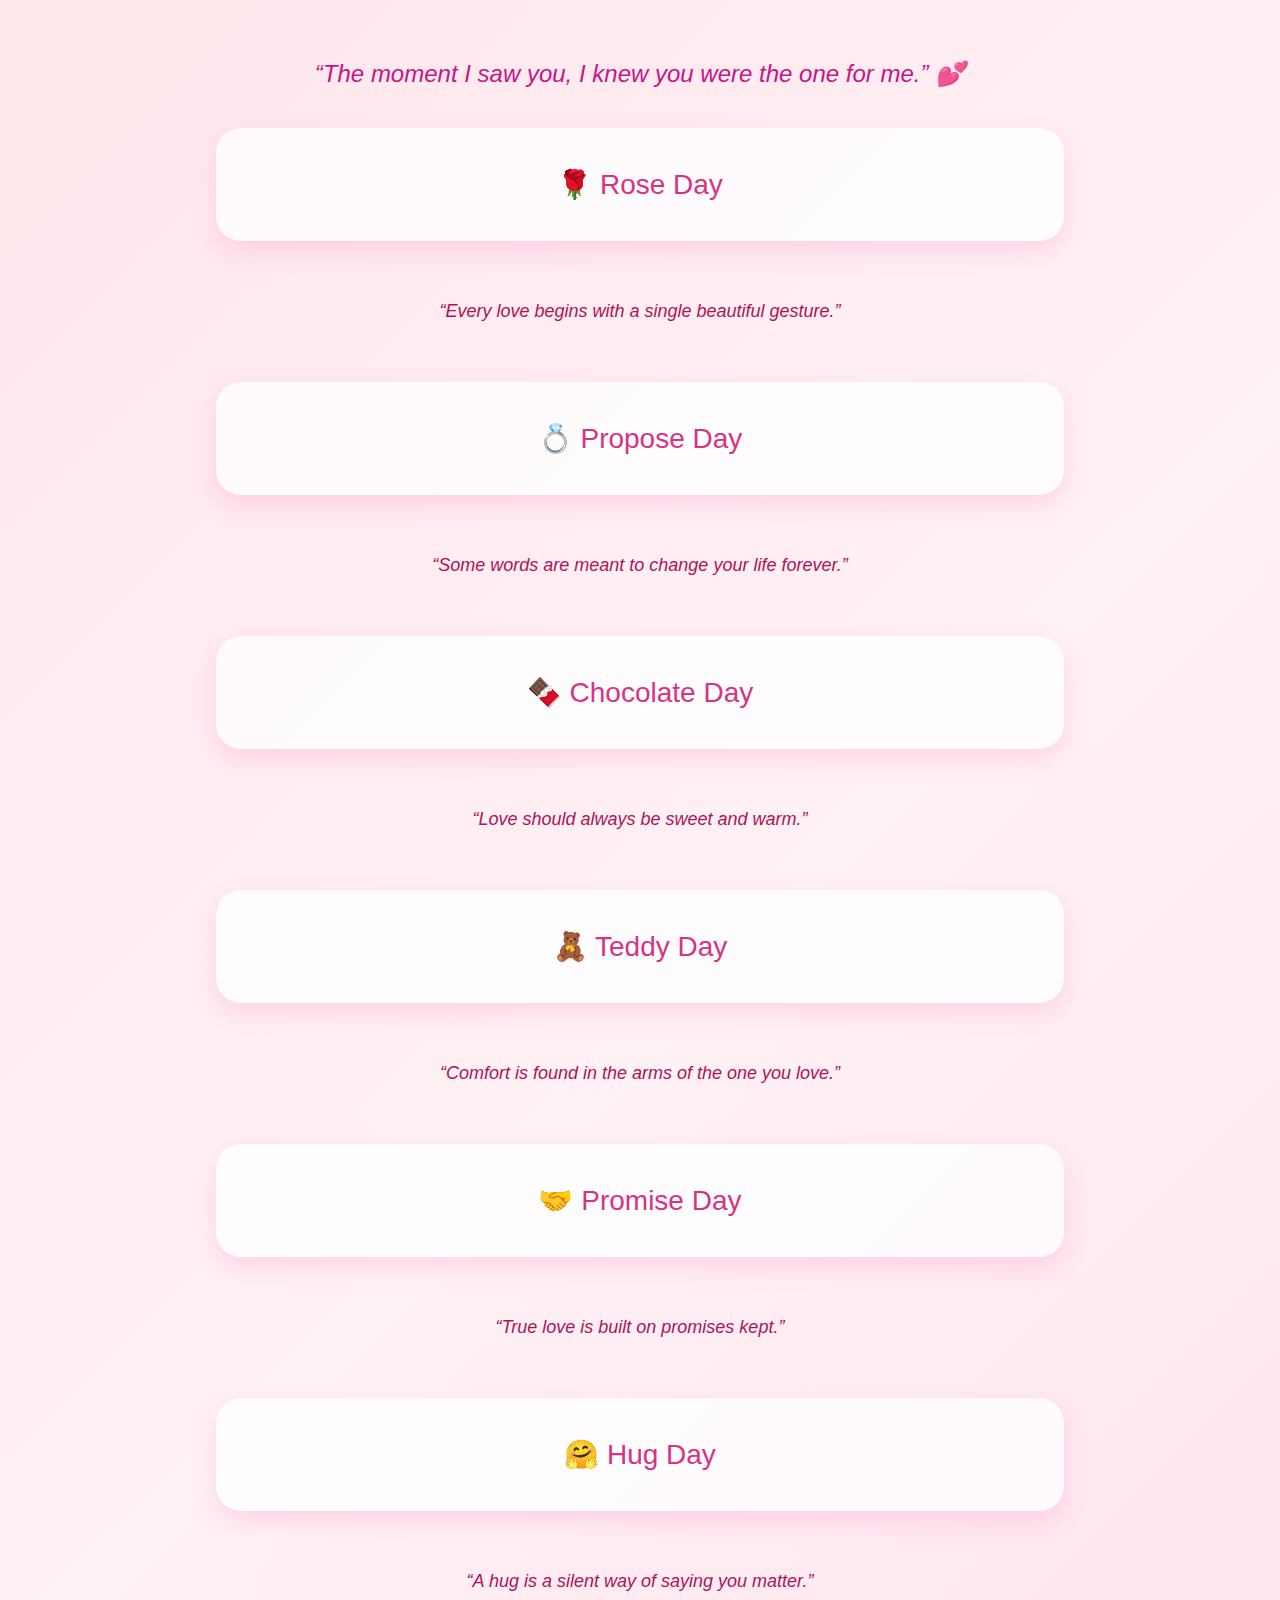
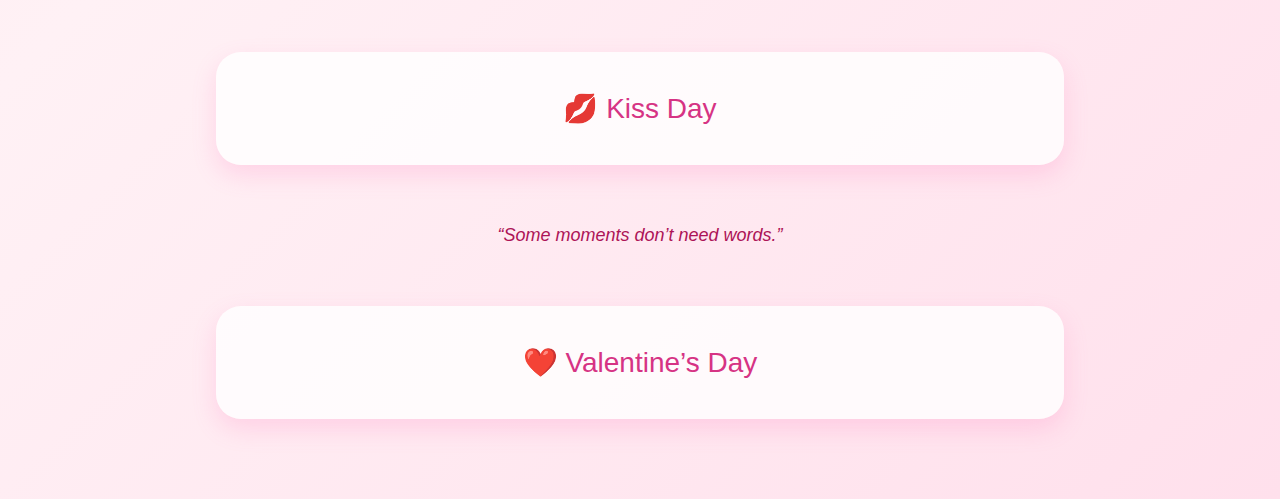
<file: index.html>
<!DOCTYPE html>
<html>
<head>
    <title>Valentine Week 💖</title>
    <link rel="stylesheet" href="style.css">
</head>
<body>

<div class="top-quote">
    “The moment I saw you, I knew you were the one for me.” 💕
</div>

<div class="scroll-container">

    <a href="rose.html" class="big-box">🌹 Rose Day</a>
    <div class="mid-quote">“Every love begins with a single beautiful gesture.”</div>

    <a href="propose.html" class="big-box">💍 Propose Day</a>
    <div class="mid-quote">“Some words are meant to change your life forever.”</div>

    <a href="chocolate.html" class="big-box">🍫 Chocolate Day</a>
    <div class="mid-quote">“Love should always be sweet and warm.”</div>

    <a href="teddy.html" class="big-box">🧸 Teddy Day</a>
    <div class="mid-quote">“Comfort is found in the arms of the one you love.”</div>

    <a href="promise.html" class="big-box">🤝 Promise Day</a>
    <div class="mid-quote">“True love is built on promises kept.”</div>

    <a href="hug.html" class="big-box">🤗 Hug Day</a>
    <div class="mid-quote">“A hug is a silent way of saying you matter.”</div>

    <a href="kiss.html" class="big-box">💋 Kiss Day</a>
    <div class="mid-quote">“Some moments don’t need words.”</div>

    <a href="valentine.html" class="big-box">❤️ Valentine’s Day</a>

</div>

<!-- First-time redirect script -->
<script>
    // Only redirect on first visit during this session
    if (!sessionStorage.getItem("visited")) {
        sessionStorage.setItem("visited", "true");
        // Redirect to love.html after 1 second
        setTimeout(() => {
            window.location.href = "love.html";
        }, 1000);
    }
</script>

</body>
</html>
</file>
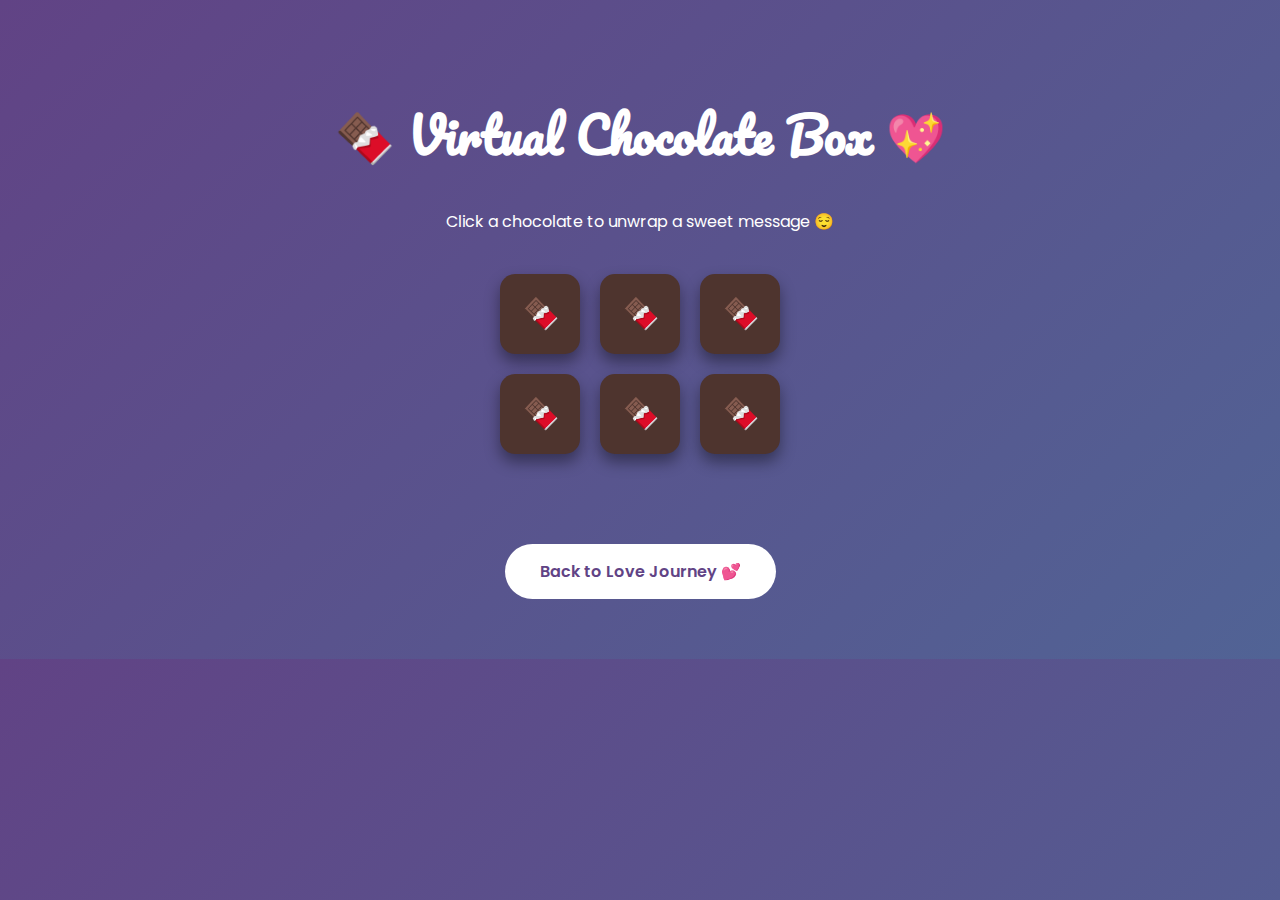
<file: chocolate.html>
<!DOCTYPE html>
<html>
<head>
<title>🍫 Chocolate Day</title>

<link href="https://fonts.googleapis.com/css2?family=Pacifico&family=Poppins:wght@400;600&display=swap" rel="stylesheet">

<style>
body {
    margin: 0;
    font-family: 'Poppins', sans-serif;
    background: linear-gradient(135deg, #614385, #516395);
    text-align: center;
    padding: 60px 20px;
    color: white;
}

h1 {
    font-family: 'Pacifico', cursive;
    font-size: 48px;
}

.choco-box {
    display: grid;
    grid-template-columns: repeat(3, 80px);
    gap: 20px;
    justify-content: center;
    margin-top: 40px;
}

.chocolate {
    width: 80px;
    height: 80px;
    background: #4e342e;
    border-radius: 15px;
    cursor: pointer;
    box-shadow: 0 8px 15px rgba(0,0,0,0.4);
    transition: 0.3s;
    display: flex;
    align-items: center;
    justify-content: center;
    font-size: 30px;
}

.chocolate:hover {
    transform: scale(1.2);
}

#message {
    margin-top: 40px;
    font-size: 20px;
    max-width: 600px;
    margin-left: auto;
    margin-right: auto;
}

a {
    display: inline-block;
    margin-top: 50px;
    padding: 15px 35px;
    background: white;
    color: #614385;
    border-radius: 30px;
    text-decoration: none;
    font-weight: 600;
}
</style>

</head>
<body>

<h1>🍫 Virtual Chocolate Box 💖</h1>

<p>Click a chocolate to unwrap a sweet message 😌</p>

<div class="choco-box">
    <div class="chocolate" onclick="showMessage(1)">🍫</div>
    <div class="chocolate" onclick="showMessage(2)">🍫</div>
    <div class="chocolate" onclick="showMessage(3)">🍫</div>
    <div class="chocolate" onclick="showMessage(4)">🍫</div>
    <div class="chocolate" onclick="showMessage(5)">🍫</div>
    <div class="chocolate" onclick="showMessage(6)">🍫</div>
</div>

<div id="message"></div>

<a href="index.html">Back to Love Journey 💕</a>

<script>
function showMessage(num) {
    let messages = {
        1: "You make my life sweeter every single day. 💕",
        2: "One chocolate for every time you made me smile. 😊",
        3: "This one melts… just like my heart for you. 😌",
        4: "Extra sweet — just like you. 🍫✨",
        5: "Even chocolates are jealous of how sweet you are. 😏",
        6: "No matter how sweet chocolate is… you're sweeter. 💖.. Adjust with the virtual chocolate..real dhi istha le nuv teeskuntava???"
    };

    document.getElementById("message").innerHTML = messages[num];
}
</script>

</body>
</html>
</file>
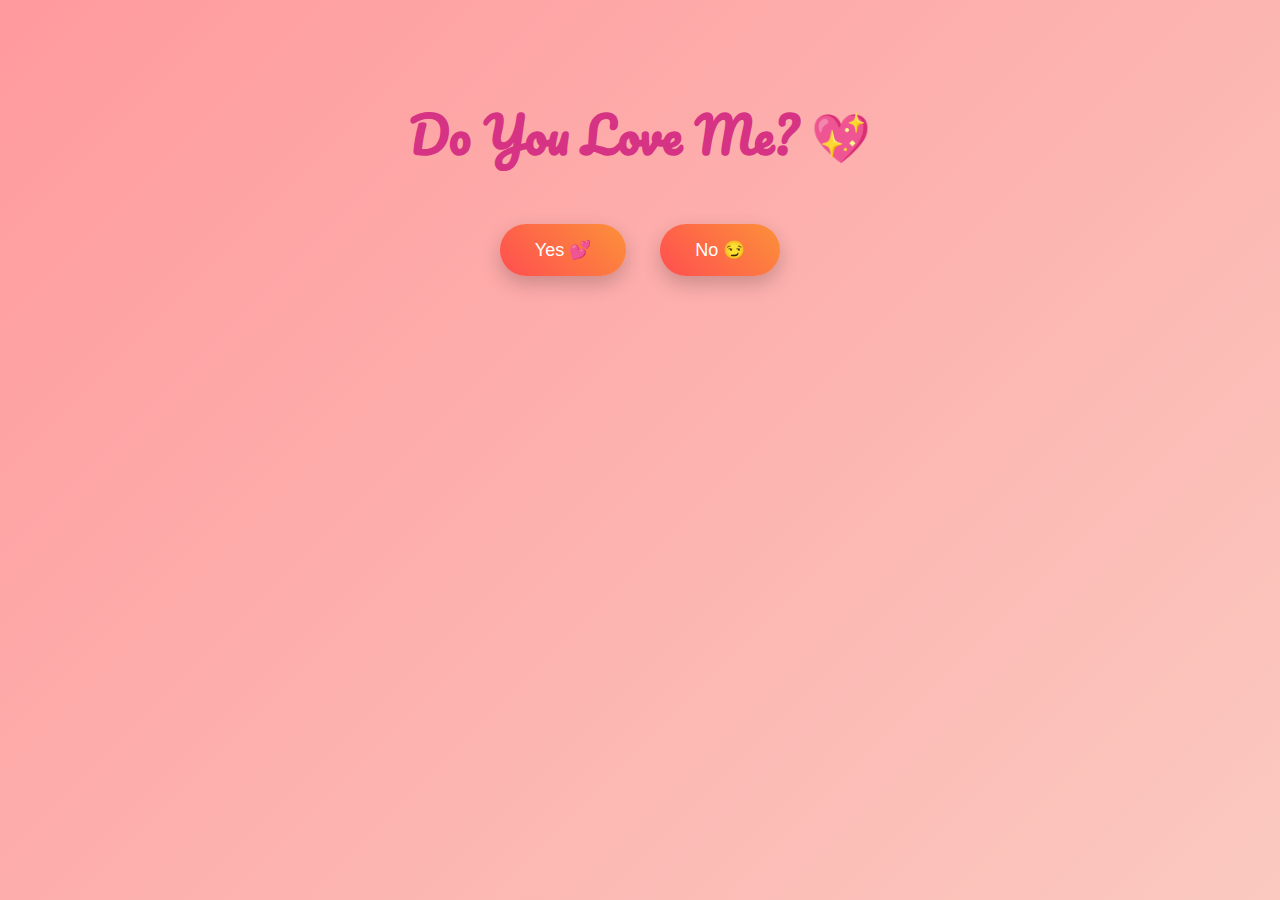
<file: ending.html>
<!DOCTYPE html>
<html>
<head>
<title>Final Surprise 💖</title>

<link href="https://fonts.googleapis.com/css2?family=Pacifico&family=Poppins:wght@400;600&display=swap" rel="stylesheet">

<style>
body {
    margin: 0;
    font-family: 'Poppins', sans-serif;
    background: linear-gradient(135deg, #ff9a9e, #fad0c4, #fbc2eb);
    background-size: 300% 300%;
    animation: gradientMove 8s infinite alternate;
    text-align: center;
    padding: 60px 20px;
    color: #6a0572;
    overflow-x: hidden;
}

@keyframes gradientMove {
    0% { background-position: left; }
    100% { background-position: right; }
}

h1 {
    font-family: 'Pacifico', cursive;
    font-size: 48px;
    color: #d63384;
}

button {
    padding: 15px 35px;
    margin: 15px;
    border: none;
    border-radius: 40px;
    font-size: 18px;
    cursor: pointer;
    background: linear-gradient(45deg, #ff4e50, #fc913a);
    color: white;
    transition: 0.4s;
    box-shadow: 0 8px 20px rgba(0,0,0,0.2);
}

button:hover {
    transform: scale(1.15);
    box-shadow: 0 12px 25px rgba(0,0,0,0.3);
}

#message {
    margin-top: 30px;
    font-size: 20px;
    font-weight: 600;
}

.hidden {
    display: none;
}

.big-final {
    font-family: 'Pacifico', cursive;
    font-size: 60px;
    margin-top: 60px;
    color: #ff006e;
}

.final-text {
    font-size: 22px;
    margin-top: 30px;
    line-height: 1.8;
}
</style>

</head>
<body>

<h1>Do You Love Me? 💖</h1>

<div id="buttons">
    <button onclick="yesClicked()">Yes 💕</button>
    <button onclick="noClicked()">No 😏</button>
</div>

<div id="message"></div>

<div id="siSection" class="hidden">
    <button onclick="siClicked()">SI (😢) </button>
</div>

<div id="finalSection" class="hidden">

    <h2 style="font-family:'Pacifico', cursive;">Hahaha… chusava… emoji okate sad..😌</h2>
    <p>I made you say YES in Spanish 😜💖</p>

    <!-- Cute Smile GIF (Giphy Embed) -->
    <div style="margin-top:20px;">
        <iframe src="https://giphy.com/embed/MDJ9IbxxvDUQM"
        width="200" height="200"
        frameBorder="0"
        allowFullScreen></iframe>
    </div>

    <div class="big-final">
        HAPPY VALENTINE'S DAY ❤️
    </div>

    <div class="final-text">
        I love you more than words can ever explain. 💕  
        You are my comfort, my happiness, my favorite notification.  
        No matter what happens… I will always choose you..<3

    </div>

</div>

<script>
let noCount = 0;

function yesClicked() {
    document.getElementById("buttons").style.display = "none";
    document.getElementById("finalSection").classList.remove("hidden");
}

function noClicked() {
    noCount++;

    if (noCount === 1) {
        document.getElementById("message").innerHTML =
            "Oh nooo 😢💔 Think again...<br><br>" +
            `<iframe src="https://giphy.com/embed/ROF8OQvDmxytW"
            width="200" height="200"
            frameBorder="0"
            allowFullScreen></iframe>`;
    } else {
        document.getElementById("buttons").style.display = "none";
        document.getElementById("message").innerHTML = "";
        document.getElementById("siSection").classList.remove("hidden");
    }
}

function siClicked() {
    document.getElementById("siSection").style.display = "none";
    document.getElementById("finalSection").classList.remove("hidden");
    window.scrollTo({ top: document.body.scrollHeight, behavior: "smooth" });
}
</script>

</body>
</html>
</file>
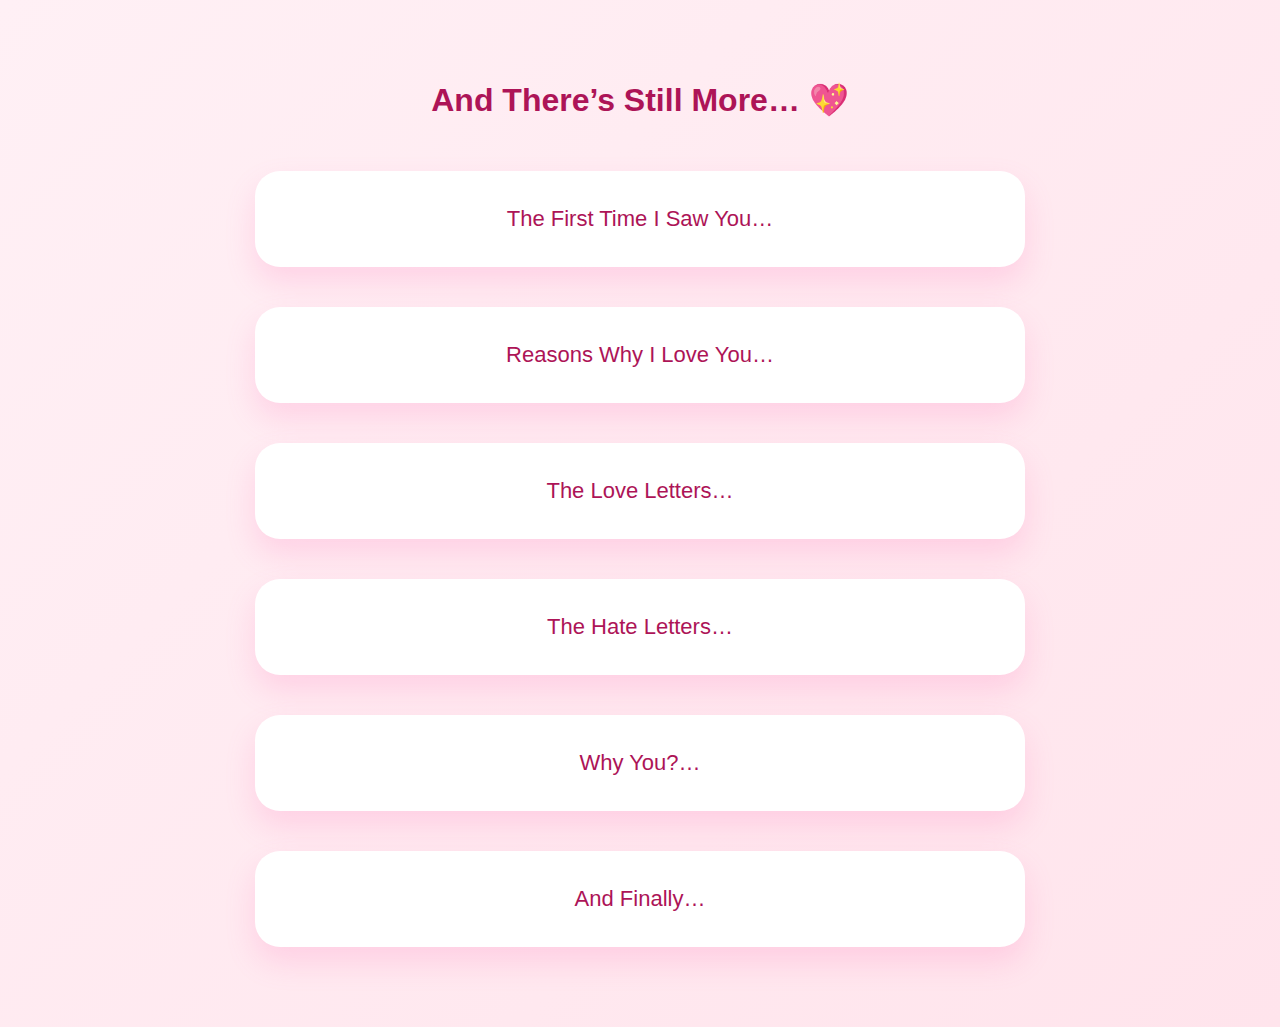
<file: final.html>
<!DOCTYPE html>
<html>
<head>
<title>Our Story Continues 💕</title>

<style>
body {
    margin: 0;
    font-family: 'Segoe UI', sans-serif;
    background: linear-gradient(135deg, #fff0f5, #ffe4ec);
    text-align: center;
    color: #ad1457;
}

h1 {
    padding: 60px 20px 30px;
}

.container {
    display: flex;
    flex-direction: column;
    align-items: center;
    gap: 40px;
    padding-bottom: 80px;
}

/* Button Boxes */
.box {
    width: 65%;
    max-width: 700px;
    padding: 35px;
    background: white;
    border-radius: 25px;
    font-size: 22px;
    box-shadow: 0 15px 30px rgba(255,105,180,0.2);
    transition: 0.4s;
    cursor: pointer;
    text-decoration: none;
    color: #ad1457;
    display: block;
}

.box:hover {
    transform: translateY(-8px);
    background: #fff0f6;
}
</style>
</head>

<body>

<h1>And There’s Still More… 💖</h1>

<div class="container">

    <a href="first.html" class="box">The First Time I Saw You…</a>

    <a href="reasons.html" class="box">Reasons Why I Love You…</a>

    <a href="loveletters.html" class="box">The Love Letters…</a>

    <a href="hateletters.html" class="box">The Hate Letters…</a>

    <a href="whyyou.html" class="box">Why You?…</a>

    <a href="ending.html" class="box">And Finally…</a>

</div>

</body>
</html>
</file>
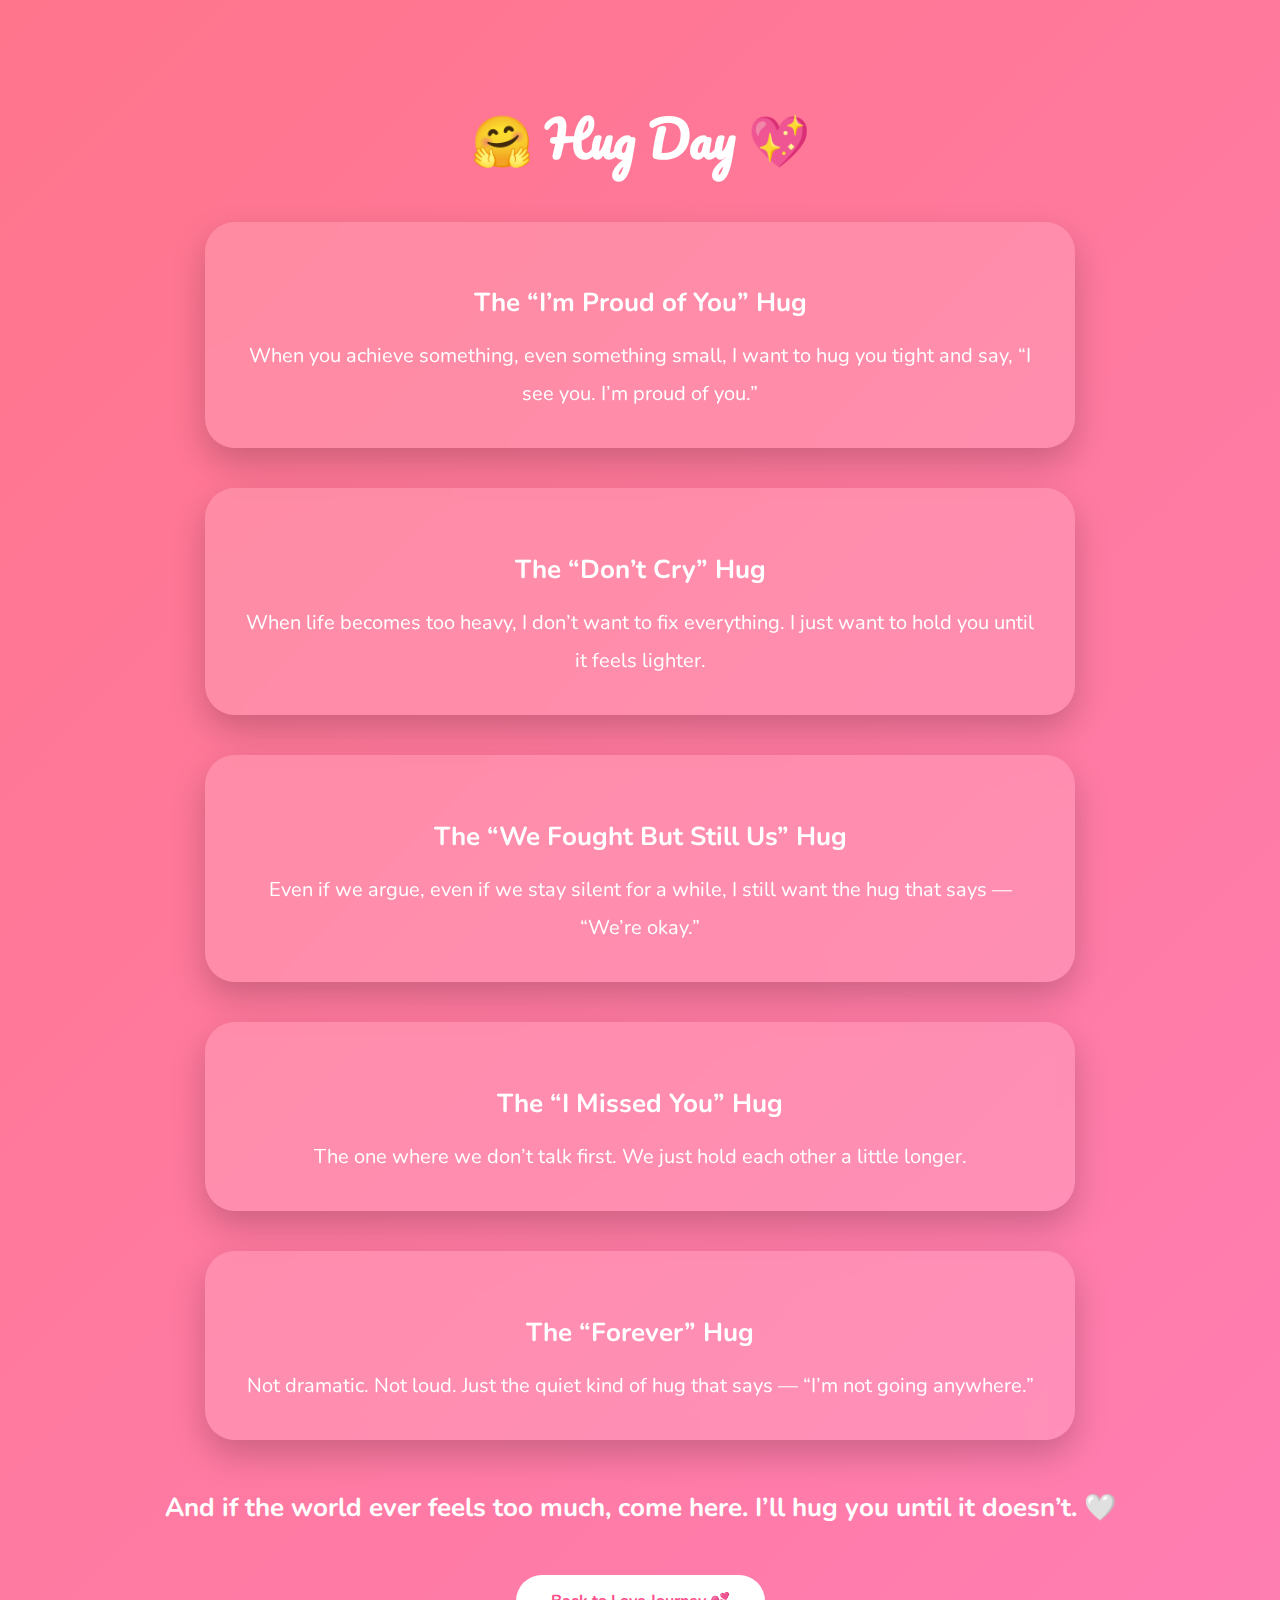
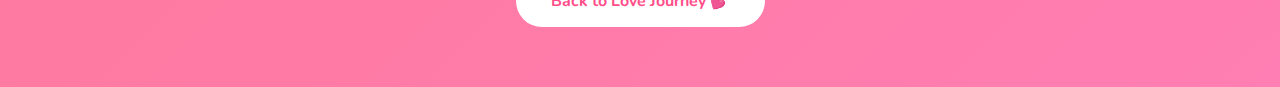
<file: hug.html>
<!DOCTYPE html>
<html>
<head>
<title>🤗 Hug Day</title>

<link href="https://fonts.googleapis.com/css2?family=Pacifico&family=Nunito:wght@400;700&display=swap" rel="stylesheet">

<style>
body {
    margin: 0;
    font-family: 'Nunito', sans-serif;
    background: linear-gradient(135deg, #ff758c, #ff7eb3);
    text-align: center;
    padding: 60px 20px;
    color: white;
}

h1 {
    font-family: 'Pacifico', cursive;
    font-size: 50px;
    margin-bottom: 20px;
}

.section {
    max-width: 800px;
    margin: 40px auto;
    background: rgba(255,255,255,0.15);
    padding: 35px;
    border-radius: 30px;
    backdrop-filter: blur(10px);
    box-shadow: 0 15px 35px rgba(0,0,0,0.2);
    font-size: 20px;
    line-height: 1.9;
}

.section h2 {
    font-size: 26px;
    margin-bottom: 10px;
}

.final {
    margin-top: 50px;
    font-size: 26px;
    font-weight: bold;
}

a {
    display: inline-block;
    margin-top: 50px;
    padding: 15px 35px;
    background: white;
    color: #ff4e8a;
    border-radius: 30px;
    text-decoration: none;
    font-weight: bold;
}
</style>
</head>
<body>

<h1>🤗 Hug Day 💖</h1>

<div class="section">
<h2>The “I’m Proud of You” Hug</h2>
When you achieve something, even something small,
I want to hug you tight and say,
“I see you. I’m proud of you.”
</div>

<div class="section">
<h2>The “Don’t Cry” Hug</h2>
When life becomes too heavy,
I don’t want to fix everything.
I just want to hold you until it feels lighter.
</div>

<div class="section">
<h2>The “We Fought But Still Us” Hug</h2>
Even if we argue,
even if we stay silent for a while,
I still want the hug that says —
“We’re okay.”
</div>

<div class="section">
<h2>The “I Missed You” Hug</h2>
The one where we don’t talk first.
We just hold each other a little longer.
</div>

<div class="section">
<h2>The “Forever” Hug</h2>
Not dramatic.
Not loud.
Just the quiet kind of hug that says —
“I’m not going anywhere.”
</div>

<div class="final">
And if the world ever feels too much,
come here.
I’ll hug you until it doesn’t. 🤍
</div>

<a href="index.html">Back to Love Journey 💕</a>

</body>
</html>
</file>
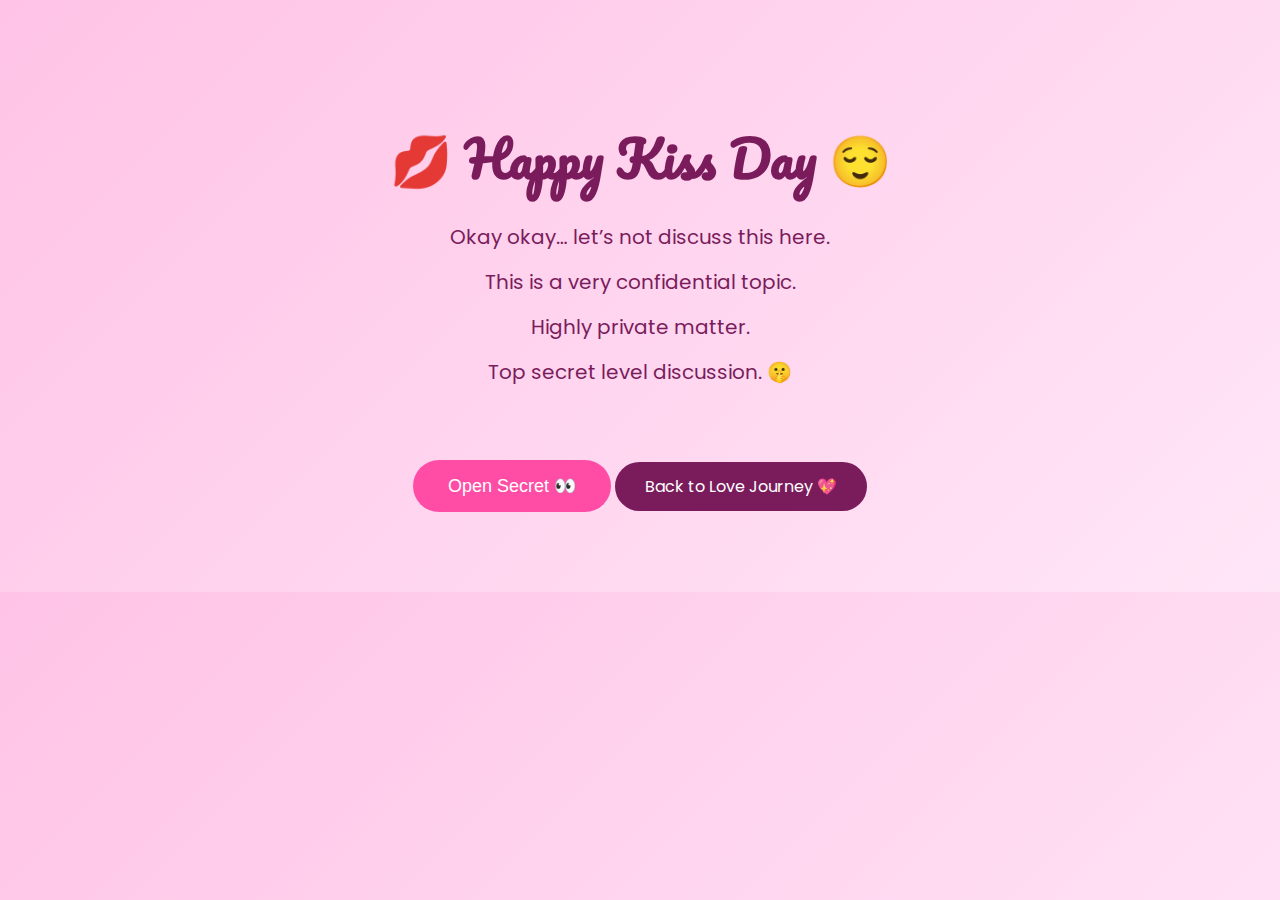
<file: kiss.html>
<!DOCTYPE html>
<html>
<head>
<title>💋 Kiss Day</title>

<link href="https://fonts.googleapis.com/css2?family=Pacifico&family=Poppins:wght@400;600&display=swap" rel="stylesheet">

<style>
body {
    margin: 0;
    font-family: 'Poppins', sans-serif;
    background: linear-gradient(135deg, #ffc3e6, #ffe6f7);
    text-align: center;
    padding: 80px 20px;
    color: #7a1c5c;
}

h1 {
    font-family: 'Pacifico', cursive;
    font-size: 50px;
    margin-bottom: 20px;
}

p {
    font-size: 20px;
    max-width: 700px;
    margin: 15px auto;
}

button {
    margin-top: 40px;
    padding: 15px 35px;
    font-size: 18px;
    border: none;
    border-radius: 30px;
    background: #ff4da6;
    color: white;
    cursor: pointer;
    transition: 0.3s;
}

button:hover {
    background: #e60073;
    transform: scale(1.05);
}

#secret {
    margin-top: 40px;
    font-size: 22px;
    font-weight: 600;
    display: none;
}

a {
    display: inline-block;
    margin-top: 60px;
    padding: 12px 30px;
    background: #7a1c5c;
    color: white;
    border-radius: 25px;
    text-decoration: none;
}
</style>
</head>

<body>

<h1>💋 Happy Kiss Day 😌</h1>

<p>Okay okay… let’s not discuss this here.</p>
<p>This is a very confidential topic.</p>
<p>Highly private matter.</p>
<p>Top secret level discussion. 🤫</p>

<button onclick="showSecret()">Open Secret 👀</button>

<div id="secret">
    <p>Still not here 😌</p>
    <p>Private means private.</p>
    <p>If you want details… let’s talk in private.</p>
    <p>Until then… Happy Kiss Day, wish cheyali kabati lol 💕</p>
    <p>Don’t overthink it. tapadhu skip cheyalanu ga eh day kuda undhi 😭</p>
</div>

<a href="index.html">Back to Love Journey 💖</a>

<script>
function showSecret() {
    document.getElementById("secret").style.display = "block";
}
</script>

</body>
</html>
</file>
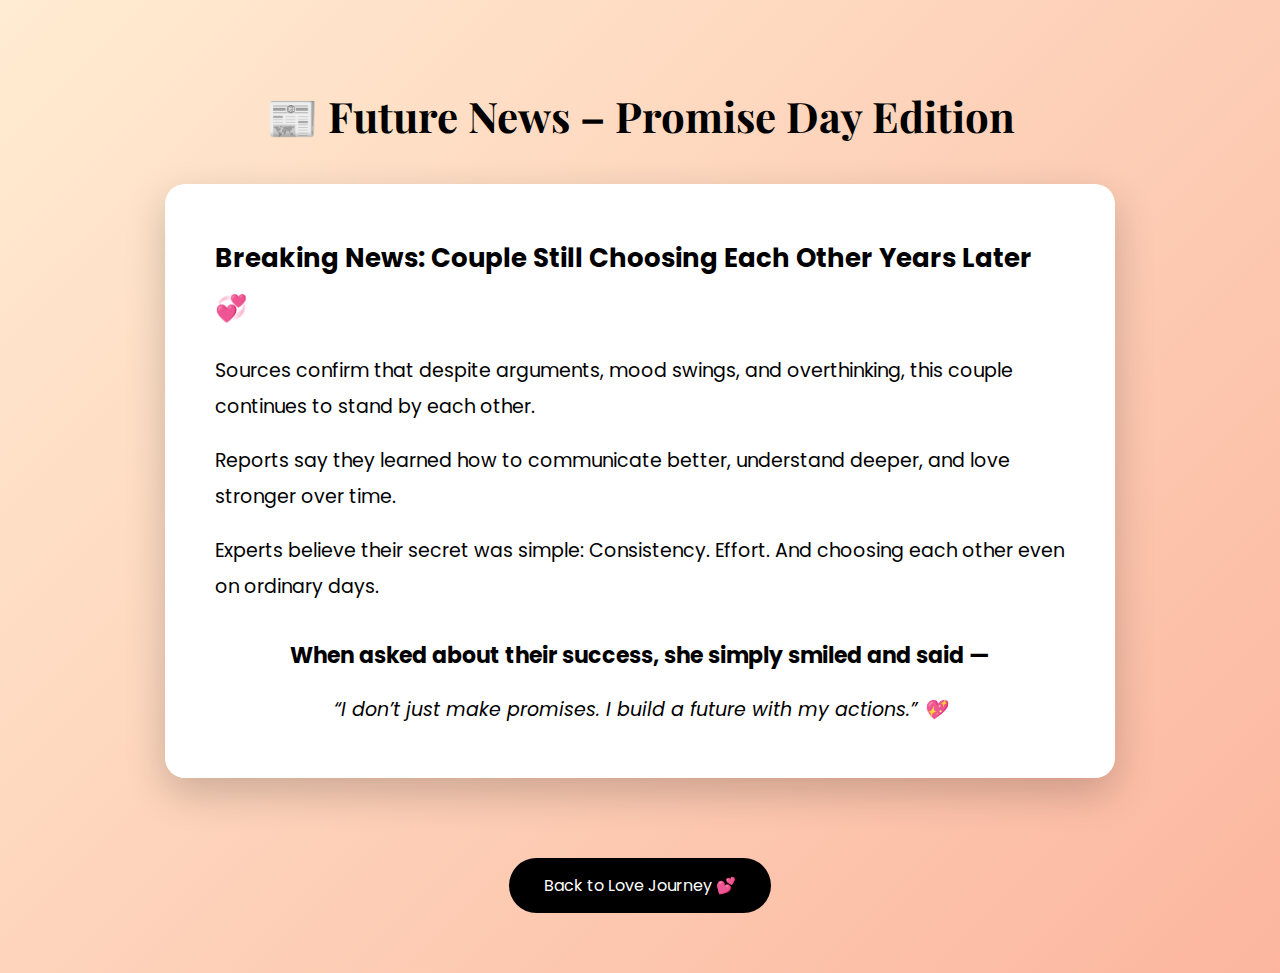
<file: promise.html>
<!DOCTYPE html>
<html>
<head>
<title>🤝 Promise Day Special Edition</title>

<link href="https://fonts.googleapis.com/css2?family=Playfair+Display:wght@700&family=Poppins:wght@400;600&display=swap" rel="stylesheet">

<style>
body {
    margin: 0;
    font-family: 'Poppins', sans-serif;
    background: linear-gradient(135deg, #ffecd2, #fcb69f);
    padding: 60px 20px;
    text-align: center;
}

h1 {
    font-family: 'Playfair Display', serif;
    font-size: 42px;
}

.newspaper {
    max-width: 850px;
    margin: 40px auto;
    background: white;
    padding: 50px;
    border-radius: 20px;
    box-shadow: 0 15px 40px rgba(0,0,0,0.2);
    text-align: left;
    line-height: 1.9;
    font-size: 19px;
}

.headline {
    font-size: 26px;
    font-weight: bold;
    margin-bottom: 20px;
}

.section {
    margin-bottom: 18px;
}

.final {
    margin-top: 30px;
    font-size: 22px;
    font-weight: bold;
    text-align: center;
}

.last-line {
    margin-top: 15px;
    text-align: center;
    font-style: italic;
}

a {
    display: inline-block;
    margin-top: 40px;
    padding: 15px 35px;
    background: black;
    color: white;
    border-radius: 30px;
    text-decoration: none;
}
</style>
</head>
<body>

<h1>📰 Future News – Promise Day Edition</h1>

<div class="newspaper">

<div class="headline">
Breaking News:  
Couple Still Choosing Each Other Years Later 💞
</div>

<div class="section">
Sources confirm that despite arguments, mood swings, and overthinking,
this couple continues to stand by each other.
</div>

<div class="section">
Reports say they learned how to communicate better,
understand deeper,
and love stronger over time.
</div>

<div class="section">
Experts believe their secret was simple:
Consistency.
Effort.
And choosing each other even on ordinary days.
</div>

<div class="final">
When asked about their success,
she simply smiled and said —
</div>

<div class="last-line">
“I don’t just make promises.  
I build a future with my actions.” 💖
</div>

</div>

<a href="index.html">Back to Love Journey 💕</a>

</body>
</html>
</file>
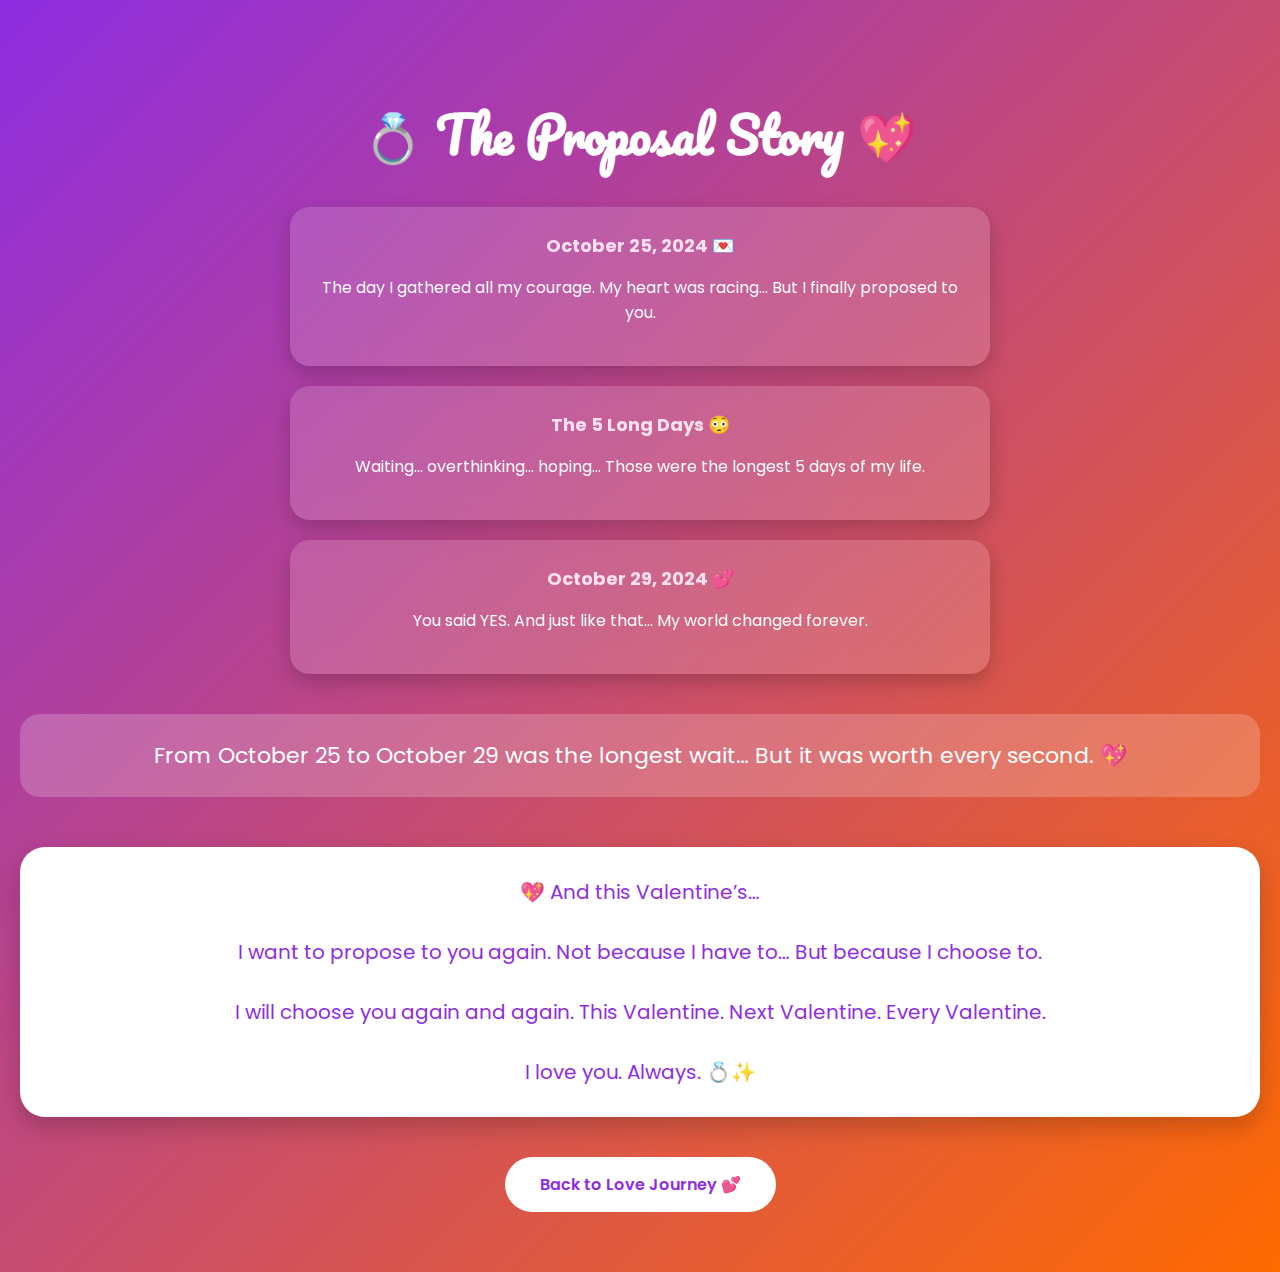
<file: propose.html>
<!DOCTYPE html>
<html>
<head>
<title>💍 Propose Day</title>

<link href="https://fonts.googleapis.com/css2?family=Pacifico&family=Poppins:wght@400;600&display=swap" rel="stylesheet">

<style>
body {
    margin: 0;
    font-family: 'Poppins', sans-serif;
    background: linear-gradient(135deg, #8e2de2, #ff6a00);
    color: white;
    text-align: center;
    padding: 60px 20px;
}

h1 {
    font-family: 'Pacifico', cursive;
    font-size: 48px;
    margin-bottom: 30px;
}

.timeline {
    max-width: 700px;
    margin: auto;
}

.box {
    background: rgba(255,255,255,0.15);
    padding: 25px;
    margin: 20px 0;
    border-radius: 20px;
    backdrop-filter: blur(10px);
    box-shadow: 0 8px 20px rgba(0,0,0,0.2);
}

.date {
    font-weight: bold;
    font-size: 18px;
    color: #ffe0f0;
}

.final-yes {
    margin-top: 40px;
    font-size: 22px;
    background: rgba(255,255,255,0.2);
    padding: 25px;
    border-radius: 20px;
}

.valentine {
    margin-top: 50px;
    background: white;
    color: #8e2de2;
    padding: 30px;
    border-radius: 25px;
    font-size: 20px;
    box-shadow: 0 10px 25px rgba(0,0,0,0.2);
}

a {
    display: inline-block;
    margin-top: 40px;
    padding: 15px 35px;
    background: white;
    color: #8e2de2;
    border-radius: 30px;
    text-decoration: none;
    font-weight: 600;
}
</style>

</head>
<body>

<h1>💍 The Proposal Story 💖</h1>

<div class="timeline">

    <div class="box">
        <div class="date">October 25, 2024 💌</div>
        <p>
            The day I gathered all my courage.  
            My heart was racing…  
            But I finally proposed to you.
        </p>
    </div>

    <div class="box">
        <div class="date">The 5 Long Days 😳</div>
        <p>
            Waiting… overthinking… hoping…  
            Those were the longest 5 days of my life.
        </p>
    </div>

    <div class="box">
        <div class="date">October 29, 2024 💕</div>
        <p>
            You said YES.  
            And just like that…  
            My world changed forever.
        </p>
    </div>

</div>

<div class="final-yes">
    From October 25 to October 29  
    was the longest wait…  
    But it was worth every second. 💖
</div>

<!-- NEW VALENTINE ADDITION -->

<div class="valentine">
    💖 And this Valentine’s…  

    <br><br>

    I want to propose to you again.  
    Not because I have to…  
    But because I choose to.  

    <br><br>

    I will choose you again and again.  
    This Valentine.  
    Next Valentine.  
    Every Valentine.  

    <br><br>

    I love you. Always. 💍✨
</div>

<a href="index.html">Back to Love Journey 💕</a>

</body>
</html>
</file>
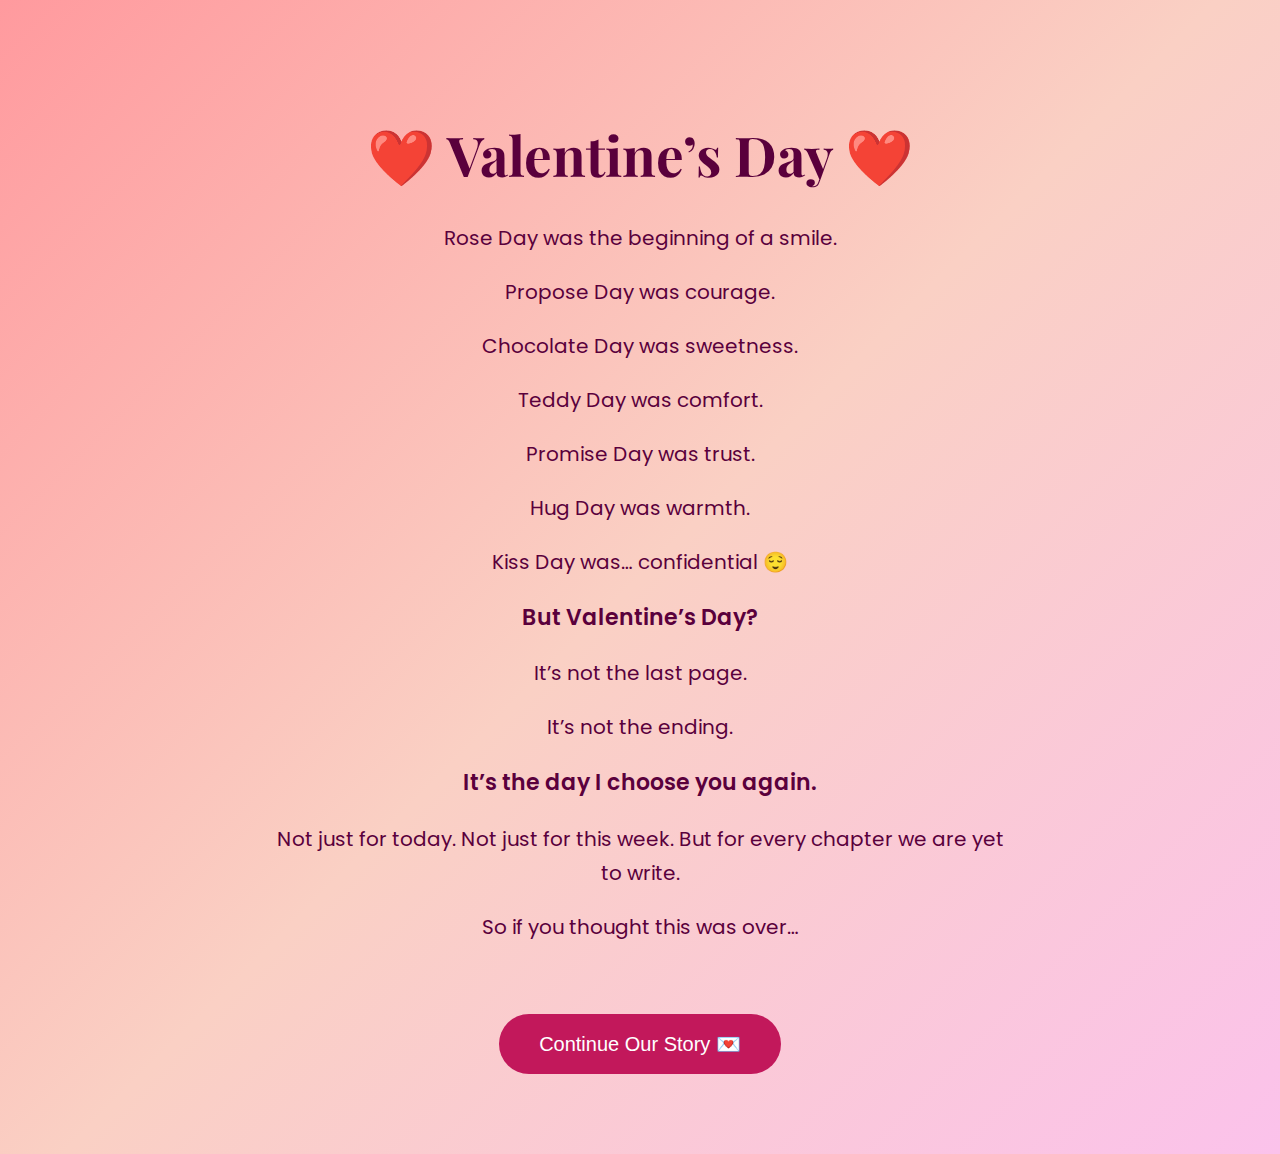
<file: valentine.html>
<!DOCTYPE html>
<html>
<head>
<title>❤️ Valentine’s Day</title>

<link href="https://fonts.googleapis.com/css2?family=Playfair+Display:wght@600&family=Poppins:wght@400;600&display=swap" rel="stylesheet">

<style>
body {
    margin: 0;
    padding: 80px 20px;
    font-family: 'Poppins', sans-serif;
    text-align: center;
    background: linear-gradient(135deg, #ff9a9e, #fad0c4, #fbc2eb);
    color: #5a003c;
}

h1 {
    font-family: 'Playfair Display', serif;
    font-size: 55px;
    margin-bottom: 30px;
}

p {
    font-size: 20px;
    max-width: 750px;
    margin: 20px auto;
    line-height: 1.7;
}

.highlight {
    font-weight: 600;
    font-size: 22px;
}

button {
    margin-top: 50px;
    padding: 18px 40px;
    font-size: 20px;
    border: none;
    border-radius: 40px;
    background: #c2185b;
    color: white;
    cursor: pointer;
    transition: 0.3s;
}

button:hover {
    background: #880e4f;
    transform: scale(1.05);
}
</style>
</head>

<body>

<h1>❤️ Valentine’s Day ❤️</h1>

<p>Rose Day was the beginning of a smile.</p>
<p>Propose Day was courage.</p>
<p>Chocolate Day was sweetness.</p>
<p>Teddy Day was comfort.</p>
<p>Promise Day was trust.</p>
<p>Hug Day was warmth.</p>
<p>Kiss Day was… confidential 😌</p>

<p class="highlight">
But Valentine’s Day?
</p>

<p>
It’s not the last page.
</p>

<p>
It’s not the ending.
</p>

<p class="highlight">
It’s the day I choose you again.
</p>

<p>
Not just for today.
Not just for this week.
But for every chapter we are yet to write.
</p>

<p>
So if you thought this was over…
</p>

<button onclick="goNext()">Continue Our Story 💌</button>

<script>
function goNext() {
    window.location.href = "final.html";
}
</script>

</body>
</html>
</file>
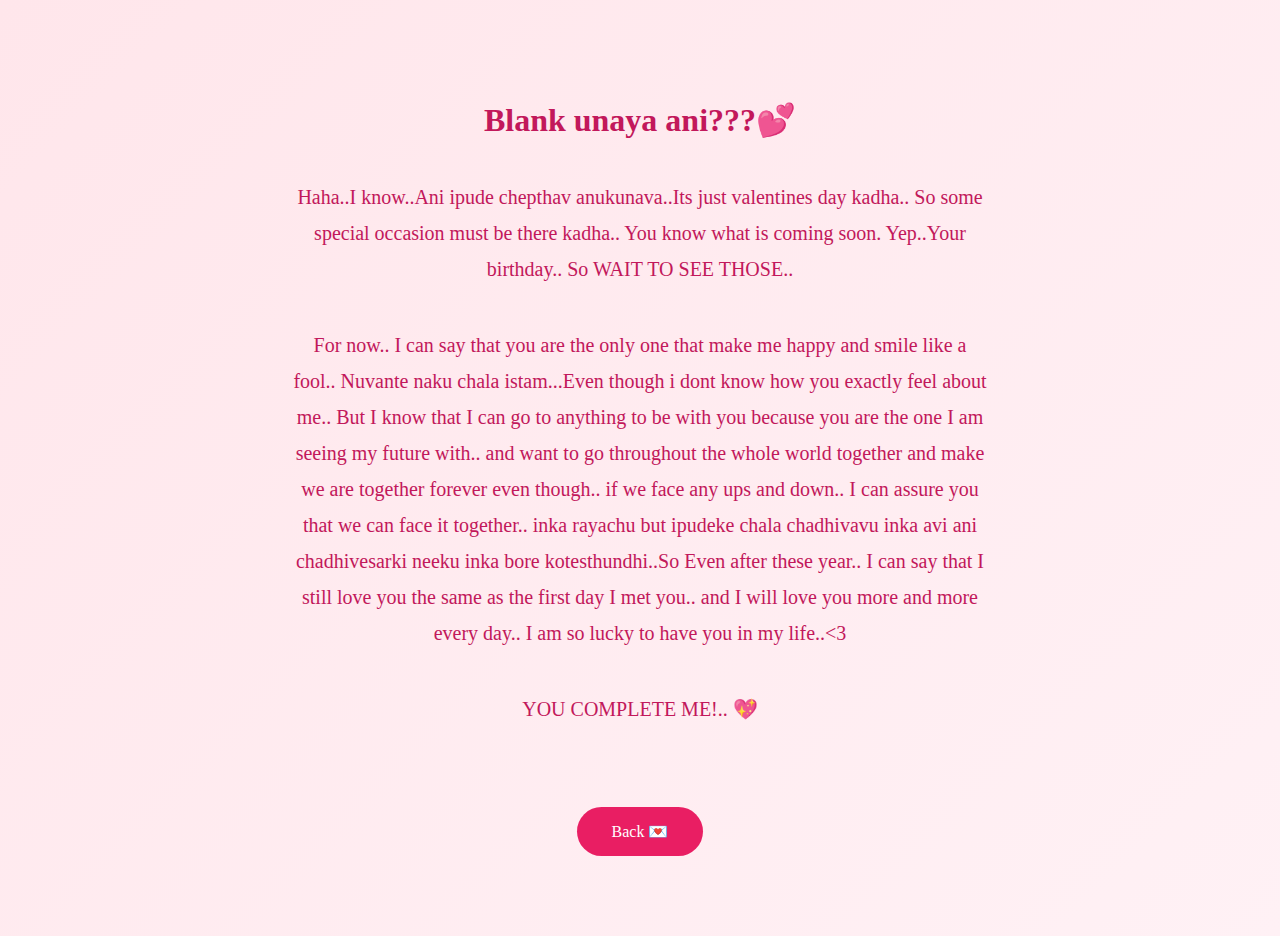
<file: whyyou.html>
<!DOCTYPE html>
<html>
<head>
<title>Why You? 💖</title>
<style>
body {
    margin: 0;
    font-family: 'Segoe UI';
    background: linear-gradient(135deg, #ffe6eb, #fff1f5);
    text-align: center;
    padding: 80px;
    color: #c2185b;
}
p {
    font-size: 20px;
    max-width: 700px;
    margin: 40px auto;
    line-height: 1.8;
}
a {
    display: inline-block;
    margin-top: 40px;
    padding: 15px 35px;
    background: #e91e63;
    color: white;
    border-radius: 30px;
    text-decoration: none;
}
</style>
</head>
<body>

<h1>Blank unaya ani???💕</h1>

<p>
Haha..I know..Ani ipude chepthav anukunava..Its just valentines day kadha..
So some special occasion must be there kadha.. You know what is coming soon.
Yep..Your birthday.. So WAIT TO SEE THOSE..
</p>

<p>
    For now.. I can say that you are the only one that make me happy and smile
    like a fool.. Nuvante naku chala istam...Even though i dont know how you exactly feel about me..
    But I know that I can go to anything to be with you because you are the one I am seeing my future with.. 
    and want to go throughout the whole world together and make we are together forever even though.. if we
    face any ups and down.. I can assure you that we can face it together.. inka rayachu but ipudeke chala chadhivavu
    inka avi ani chadhivesarki neeku inka bore kotesthundhi..So Even after these year.. I can say that I still love you the 
    same as the first day I met you.. and I will love you more and more every day.. I am so lucky to have you in my life..<3

</p>

<p> YOU COMPLETE ME!.. 💖</p>

<a href="final.html">Back 💌</a>

</body>
</html>
</file>
<file: style.css>
body {
    margin: 0;
    font-family: 'Segoe UI', sans-serif;
    background: linear-gradient(135deg, #ffe6eb, #fff1f5, #ffe0ec);
    text-align: center;
    color: #b03060;
}


.top-quote {
    padding: 60px 20px 40px 20px;
    font-size: 24px;
    font-style: italic;
    color: #c71585;
}


.scroll-container {
    display: flex;
    flex-direction: column;
    align-items: center;
    gap: 60px;
    padding-bottom: 80px;
}


.big-box {
    width: 60%;
    padding: 40px;
    font-size: 28px;
    text-decoration: none;
    background: #ffffffcc;
    color: #d63384;
    border-radius: 25px;
    box-shadow: 0 10px 25px rgba(255, 105, 180, 0.2);
    transition: 0.4s;
}

.big-box:hover {
    transform: translateY(-10px);
    background: #fff0f6;
    box-shadow: 0 15px 30px rgba(255, 105, 180, 0.3);
}

/* Middle Quotes */
.mid-quote {
    font-style: italic;
    font-size: 18px;
    max-width: 600px;
    color: #ad1457;
}
</file>
